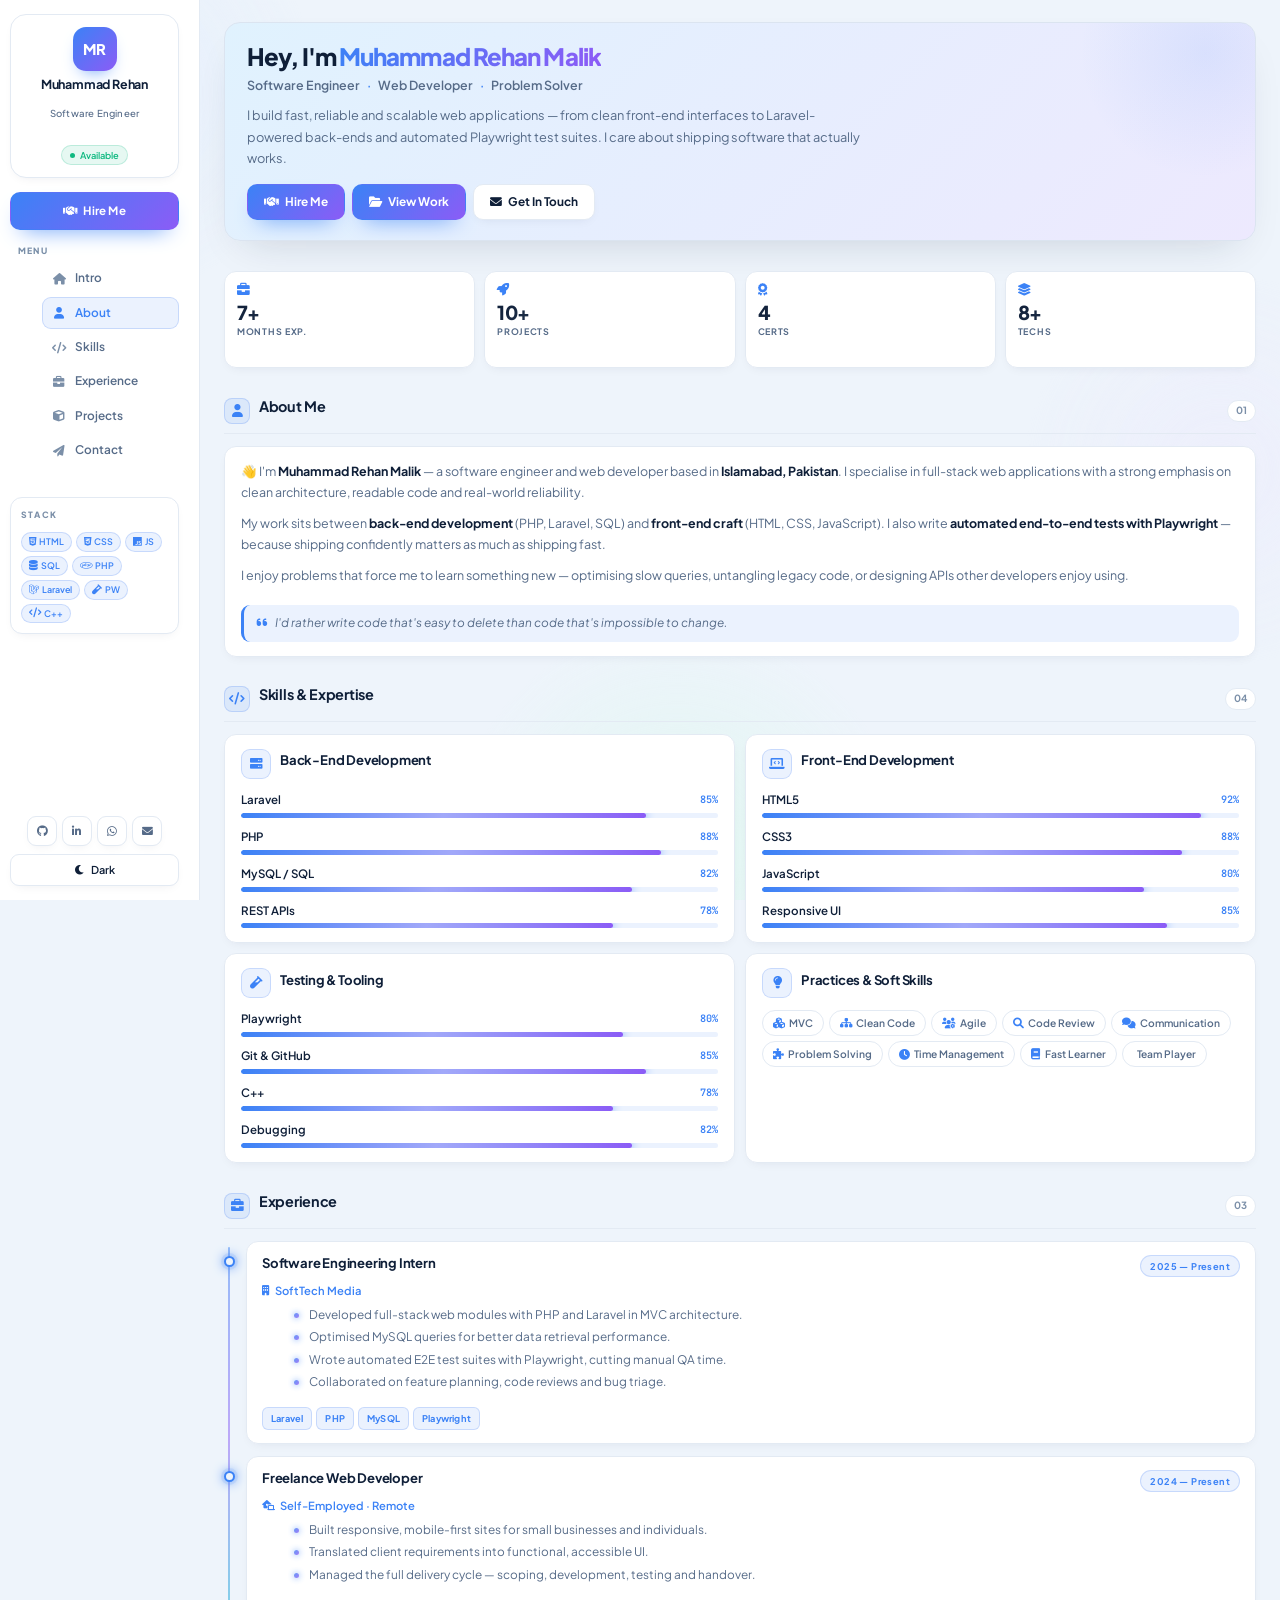
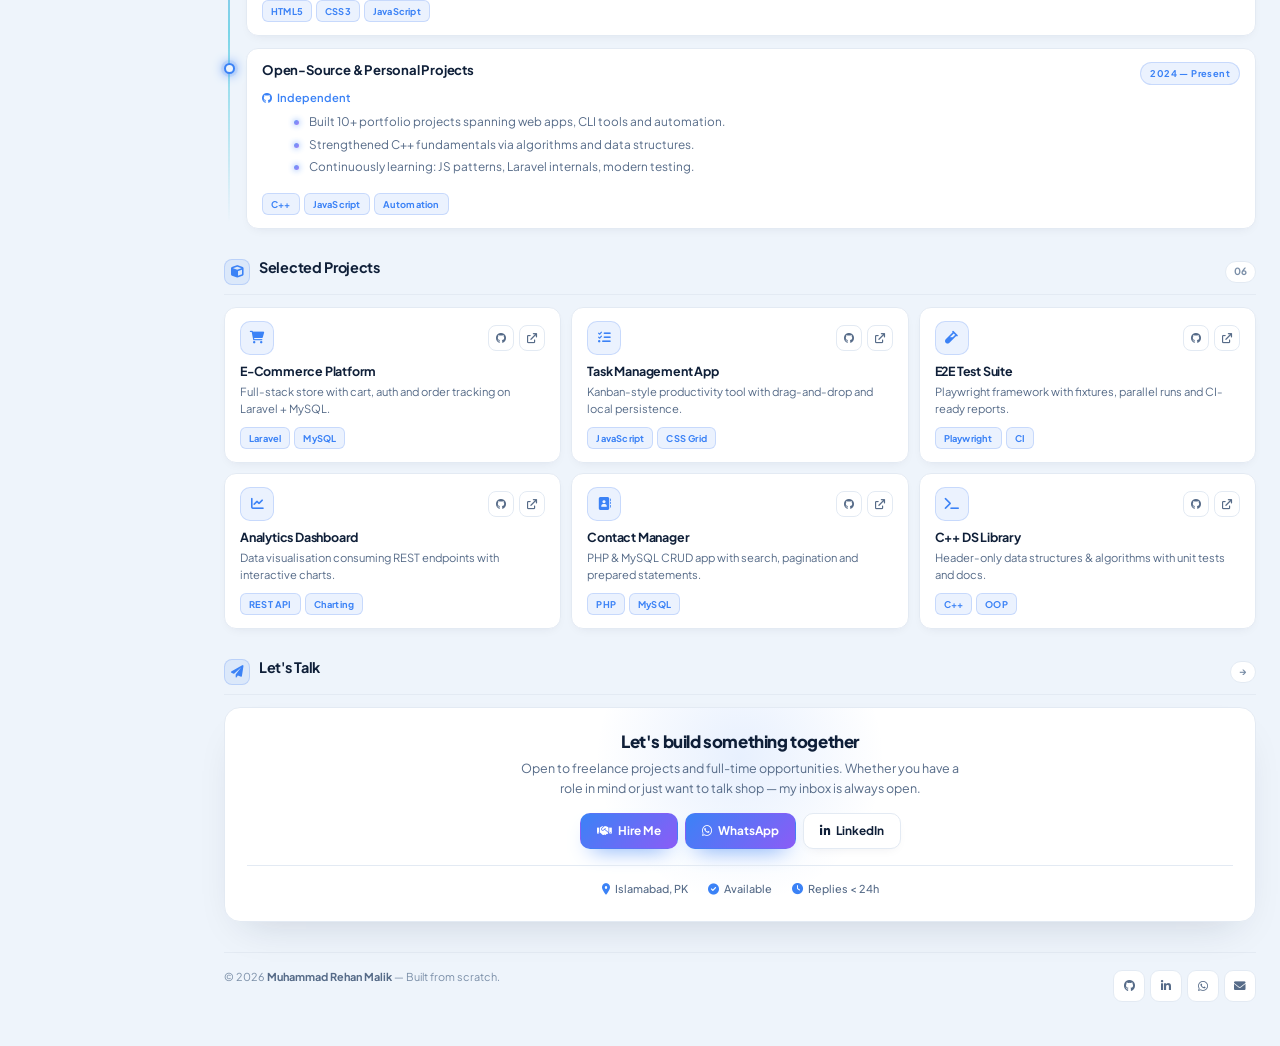
<file: index.html>
<!DOCTYPE html>
<html lang="en" data-theme="light">
<head>
<meta charset="UTF-8" />
<meta name="viewport" content="width=device-width, initial-scale=1.0, maximum-scale=5.0" />
<meta name="description" content="Muhammad Rehan Malik — Software Engineer & Web Developer." />
<meta name="author" content="Muhammad Rehan Malik" />
<title>Muhammad Rehan Malik · Software Engineer</title>

<!-- Favicon -->
<link rel="icon" type="image/svg+xml" href="data:image/svg+xml,%3Csvg xmlns='http://www.w3.org/2000/svg' viewBox='0 0 100 100'%3E%3Cdefs%3E%3ClinearGradient id='g' x1='0' y1='0' x2='1' y2='1'%3E%3Cstop offset='0' stop-color='%233b82f6'/%3E%3Cstop offset='1' stop-color='%238b5cf6'/%3E%3C/linearGradient%3E%3C/defs%3E%3Crect width='100' height='100' rx='22' fill='url(%23g)'/%3E%3Ctext x='50' y='66' font-family='Arial,sans-serif' font-size='46' font-weight='800' fill='white' text-anchor='middle'%3EMR%3C/text%3E%3C/svg%3E" />

<!-- Fonts -->
<link rel="preconnect" href="https://fonts.googleapis.com">
<link rel="preconnect" href="https://fonts.gstatic.com" crossorigin>
<link href="https://fonts.googleapis.com/css2?family=Plus+Jakarta+Sans:wght@400;500;600;700;800&family=JetBrains+Mono:wght@400;500;600&display=swap" rel="stylesheet">

<!-- Font Awesome -->
<link rel="stylesheet" href="https://cdnjs.cloudflare.com/ajax/libs/font-awesome/6.0.0-beta3/css/all.min.css" />

<!-- Bootstrap 5 CSS -->
<link href="https://cdn.jsdelivr.net/npm/bootstrap@5.3.3/dist/css/bootstrap.min.css" rel="stylesheet" integrity="sha384-QWTKZyjpPEjISv5WaRU9OFeRpok6YctnYmDr5pNlyT2bRjXh0JMhjY6hW+ALEwIH" crossorigin="anonymous">

<style>
/* ============================================================
   THEME TOKENS
============================================================ */
:root {
  --bg:            #eef4fb;
  --bg-grad-1:     #dbeafe;
  --bg-grad-2:     #ede9fe;
  --bg-grad-3:     #d1fae5;

  --glass:         #ffffff;
  --glass-nav:     #ffffff;
  --glass-border:  #e3eaf3;
  --glass-ring:    rgba(37, 99, 235, 0.18);
  --glass-inner:   transparent;

  --intro-bg:      linear-gradient(135deg, #e0f2fe 0%, #ede9fe 100%);
  --intro-border:  #dbe4f0;

  --surface-solid: #ffffff;
  --overlay-bg:    rgba(6, 10, 20, .6);

  --text:          #0f1f38;
  --text-muted:    #566b88;
  --text-soft:     #7b8fa8;

  --accent:        #3b82f6;
  --accent-2:      #8b5cf6;
  --accent-3:      #06b6d4;
  --accent-soft:   rgba(59, 130, 246, 0.10);
  --success:       #10b981;
  --warm:          #f59e0b;

  --shadow-sm:     0 4px 12px -6px rgba(15, 31, 56, .10);
  --shadow:        0 18px 40px -20px rgba(15, 31, 56, .18);
  --shadow-glow:   0 14px 34px -16px rgba(59, 130, 246, .30);

  --radius:        12px;
  --radius-lg:     16px;
  --transition:    .35s cubic-bezier(.22, 1, .36, 1);
}

[data-theme="dark"] {
  --bg:            #060a14;
  --bg-grad-1:     #0d1e3a;
  --bg-grad-2:     #1a1038;
  --bg-grad-3:     #052e2b;

  --glass:         #101a2e;
  --glass-nav:     #0b1120;
  --glass-border:  #1e2b45;
  --glass-ring:    rgba(91, 157, 255, 0.22);
  --glass-inner:   transparent;

  --intro-bg:      linear-gradient(135deg, #0f1e3c 0%, #191432 100%);
  --intro-border:  #1e2b45;

  --surface-solid: #0e1626;
  --overlay-bg:    rgba(0, 0, 0, .72);

  --text:          #eaf1fe;
  --text-muted:    #94a9c8;
  --text-soft:     #6f84a3;

  --accent:        #60a5fa;
  --accent-2:      #a78bfa;
  --accent-3:      #22d3ee;
  --accent-soft:   rgba(96, 165, 250, 0.12);
  --success:       #34d399;
  --warm:          #fbbf24;

  --shadow-sm:     0 4px 12px -6px rgba(0, 0, 0, .55);
  --shadow:        0 18px 40px -20px rgba(0, 0, 0, .75);
  --shadow-glow:   0 14px 34px -16px rgba(96, 165, 250, .30);
}

/* ============================================================
   RESET
============================================================ */
* { margin: 0; padding: 0; box-sizing: border-box; }

html { scroll-behavior: smooth; scroll-padding-top: 16px; }

body {
  font-family: 'Plus Jakarta Sans', system-ui, -apple-system, sans-serif;
  background: var(--bg);
  color: var(--text);
  font-size: 13px;
  line-height: 1.55;
  overflow-x: hidden;
  transition: background var(--transition), color var(--transition);
  -webkit-font-smoothing: antialiased;
  min-height: 100vh;
}

a { color: inherit; text-decoration: none; }
ul { list-style: none; }
button { font-family: inherit; }
pre { font-family: inherit; }

/* ============================================================
   AURORA BACKGROUND
============================================================ */
.aurora {
  position: fixed;
  inset: 0;
  z-index: 0;
  overflow: hidden;
  pointer-events: none;
}

.orb {
  position: absolute;
  border-radius: 50%;
  opacity: .45;
  will-change: transform;
}
.orb-1 {
  width: 420px; height: 420px;
  background: radial-gradient(circle, var(--bg-grad-1), transparent 70%);
  top: -120px; left: -100px;
  animation: floatA 22s ease-in-out infinite;
}
.orb-2 {
  width: 400px; height: 400px;
  background: radial-gradient(circle, var(--bg-grad-2), transparent 70%);
  top: 30%; right: -140px;
  animation: floatB 26s ease-in-out infinite;
}
.orb-3 {
  width: 460px; height: 460px;
  background: radial-gradient(circle, var(--bg-grad-3), transparent 70%);
  bottom: -180px; left: 35%;
  animation: floatC 30s ease-in-out infinite;
}
@keyframes floatA {
  0%, 100% { transform: translate(0, 0) scale(1); }
  50%      { transform: translate(50px, 40px) scale(1.08); }
}
@keyframes floatB {
  0%, 100% { transform: translate(0, 0) scale(1); }
  50%      { transform: translate(-60px, 50px) scale(1.1); }
}
@keyframes floatC {
  0%, 100% { transform: translate(0, 0) scale(1); }
  50%      { transform: translate(40px, -50px) scale(.94); }
}

/* ============================================================
   APP SHELL
============================================================ */
.app {
  display: grid;
  grid-template-columns: 200px 1fr;
  min-height: 100vh;
  position: relative;
  z-index: 1;
}

/* ============================================================
   SIDEBAR
============================================================ */
.sidebar {
  position: sticky;
  top: 0;
  height: 100vh;
  padding: 14px 10px;
  background: var(--glass-nav);
  border-right: 1px solid var(--glass-border);
  display: flex;
  flex-direction: column;
  gap: 14px;
  overflow-y: auto;
  overflow-x: hidden;
  transition: background var(--transition), border-color var(--transition);
  z-index: 100;

  scrollbar-width: thin;
  scrollbar-color: var(--accent) transparent;
  scrollbar-gutter: stable;
}

.sidebar::-webkit-scrollbar { width: 6px; height: 6px; }
.sidebar::-webkit-scrollbar-track { background: transparent; margin: 8px 0; }
.sidebar::-webkit-scrollbar-thumb {
  background: linear-gradient(180deg, var(--accent), var(--accent-2));
  border-radius: 10px;
  border: 1px solid transparent;
  background-clip: padding-box;
  box-shadow: inset 0 0 4px rgba(0, 0, 0, .15);
}
.sidebar::-webkit-scrollbar-thumb:hover {
  background: linear-gradient(180deg, var(--accent-2), var(--accent));
  background-clip: padding-box;
}
.sidebar::-webkit-scrollbar-corner { background: transparent; }

[data-theme="dark"] .sidebar::-webkit-scrollbar-thumb {
  background: linear-gradient(180deg, var(--accent), var(--accent-2));
  background-clip: padding-box;
  box-shadow: inset 0 0 4px rgba(0, 0, 0, .4);
}

.profile {
  display: flex;
  flex-direction: column;
  align-items: center;
  text-align: center;
  gap: 6px;
  padding: 12px 8px;
  background: var(--glass);
  border: 1px solid var(--glass-border);
  border-radius: var(--radius-lg);
  box-shadow: var(--shadow-sm);
  flex-shrink: 0;
}

.avatar {
  width: 44px; height: 44px;
  border-radius: 13px;
  display: grid;
  place-items: center;
  background: linear-gradient(135deg, var(--accent), var(--accent-2));
  color: #fff;
  font-weight: 800;
  font-size: .92rem;
  letter-spacing: -.4px;
  box-shadow: 0 8px 18px -10px var(--accent);
  position: relative;
  overflow: hidden;
  flex-shrink: 0;
}

.avatar::before {
  content: '';
  position: absolute;
  inset: 0;
  background: linear-gradient(120deg, transparent 30%, rgba(255,255,255,.5) 50%, transparent 70%);
  transform: translateX(-150%);
  animation: sweep 4s ease-in-out infinite;
}
@keyframes sweep {
  0%, 60% { transform: translateX(-150%); }
  100%    { transform: translateX(150%); }
}

.profile h2 { font-size: .78rem; font-weight: 700; letter-spacing: -.2px; line-height: 1.2; }
.profile p { font-size: .6rem; color: var(--text-muted); font-weight: 500; letter-spacing: .2px; }

.status {
  display: inline-flex;
  align-items: center;
  gap: 5px;
  font-size: .58rem;
  font-weight: 600;
  color: var(--success);
  background: rgba(16, 185, 129, .1);
  padding: 2px 8px;
  border-radius: 20px;
  border: 1px solid rgba(16, 185, 129, .2);
  margin-top: 2px;
}

.dot {
  width: 5px; height: 5px;
  border-radius: 50%;
  background: var(--success);
  animation: ping 2s infinite;
}
@keyframes ping {
  0%   { box-shadow: 0 0 0 0 rgba(16,185,129,.65); }
  70%  { box-shadow: 0 0 0 7px rgba(16,185,129,0); }
  100% { box-shadow: 0 0 0 0 rgba(16,185,129,0); }
}

.side-hire {
  display: flex;
  align-items: center;
  justify-content: center;
  gap: 6px;
  width: 100%;
  padding: 9px 10px;
  border-radius: 10px;
  background: linear-gradient(135deg, var(--accent), var(--accent-2));
  color: #fff;
  font-size: .72rem;
  font-weight: 700;
  letter-spacing: .2px;
  border: 1px solid transparent;
  cursor: pointer;
  box-shadow: 0 10px 22px -12px var(--accent);
  transition: box-shadow .3s ease;
  position: relative;
  overflow: hidden;
  flex-shrink: 0;
}

.side-hire i { font-size: .72rem; }

.side-hire::before {
  content: '';
  position: absolute;
  inset: 0;
  background: linear-gradient(120deg, transparent 30%, rgba(255,255,255,.45) 50%, transparent 70%);
  transform: translateX(-150%);
  transition: transform .7s ease;
}
.side-hire:hover::before { transform: translateX(150%); }
.side-hire:hover { box-shadow: 0 16px 30px -12px var(--accent); }

.side-label {
  font-size: .54rem;
  font-weight: 800;
  letter-spacing: 1.2px;
  text-transform: uppercase;
  color: var(--text-soft);
  padding: 0 8px;
  margin-bottom: 5px;
}

.nav-list { display: flex; flex-direction: column; gap: 2px; }

.nav-list a {
  display: flex;
  align-items: center;
  gap: 9px;
  padding: 7px 10px;
  border-radius: 9px;
  font-size: .74rem;
  font-weight: 600;
  color: var(--text-muted);
  transition: background .3s ease, color .3s ease;
  position: relative;
}

.nav-list a i {
  font-size: .72rem;
  width: 14px;
  text-align: center;
  color: var(--text-soft);
  transition: color .3s ease;
}

.nav-list a:hover { color: var(--accent); background: var(--accent-soft); }
.nav-list a:hover i { color: var(--accent); }

.nav-list a.active {
  color: var(--accent);
  background: var(--accent-soft);
  box-shadow: inset 0 0 0 1px var(--glass-ring);
}
.nav-list a.active i { color: var(--accent); }

.tech-box {
  background: var(--glass);
  border: 1px solid var(--glass-border);
  border-radius: var(--radius);
  padding: 10px;
  box-shadow: var(--shadow-sm);
  flex-shrink: 0;
}

.tech-box .side-label { padding: 0 0 6px; }
.tech-chips { display: flex; flex-wrap: wrap; gap: 4px; }

.tech-chip {
  display: inline-flex;
  align-items: center;
  gap: 3px;
  padding: 2px 7px;
  border-radius: 20px;
  background: var(--accent-soft);
  border: 1px solid var(--glass-ring);
  font-size: .56rem;
  font-weight: 600;
  color: var(--accent);
  transition: background .3s ease, color .3s ease, border-color .3s ease;
}

.tech-chip i { font-size: .62rem; }
.tech-chip:hover {
  background: linear-gradient(135deg, var(--accent), var(--accent-2));
  color: #fff;
  border-color: transparent;
}

.side-foot {
  margin-top: auto;
  display: flex;
  flex-direction: column;
  gap: 8px;
  flex-shrink: 0;
}

.socials { display: flex; gap: 5px; justify-content: center; }

.socials a {
  width: 30px; height: 30px;
  border-radius: 9px;
  display: grid;
  place-items: center;
  background: var(--glass);
  border: 1px solid var(--glass-border);
  color: var(--text-muted);
  font-size: .68rem;
  transition: background .3s ease, color .3s ease, border-color .3s ease;
  box-shadow: var(--shadow-sm);
}

.socials a:hover {
  color: #fff;
  background: linear-gradient(135deg, var(--accent), var(--accent-2));
  border-color: transparent;
}

.socials a[aria-label="WhatsApp"]:hover {
  background: linear-gradient(135deg, #25D366, #128C7E);
}

.theme-toggle {
  width: 100%;
  height: 32px;
  border-radius: 9px;
  border: 1px solid var(--glass-border);
  background: var(--glass);
  color: var(--text);
  cursor: pointer;
  display: flex;
  align-items: center;
  justify-content: center;
  gap: 6px;
  font-size: .68rem;
  font-weight: 600;
  transition: border-color .3s ease, color .3s ease;
  box-shadow: var(--shadow-sm);
}

.theme-toggle:hover { border-color: var(--accent); color: var(--accent); }

/* ============================================================
   MAIN
============================================================ */
.main {
  padding: 22px 24px 44px;
  max-width: 1080px;
  width: 100%;
  min-width: 0;
}

.topbar {
  display: none;
  align-items: center;
  justify-content: space-between;
  padding: 10px 14px;
  background: var(--glass-nav);
  border-bottom: 1px solid var(--glass-border);
  position: sticky;
  top: 0;
  z-index: 90;
}

.topbar-brand { display: flex; align-items: center; gap: 8px; font-weight: 700; font-size: .8rem; }

.topbar-brand .logo-mark {
  width: 30px; height: 30px;
  border-radius: 9px;
  display: grid;
  place-items: center;
  background: linear-gradient(135deg, var(--accent), var(--accent-2));
  color: #fff;
  font-size: .68rem;
  font-weight: 800;
  box-shadow: 0 6px 14px -6px var(--accent);
}

.topbar-actions { display: flex; gap: 5px; }

.icon-btn {
  width: 34px; height: 34px;
  border-radius: 9px;
  border: 1px solid var(--glass-border);
  background: var(--glass);
  color: var(--text);
  font-size: .8rem;
  cursor: pointer;
  display: grid;
  place-items: center;
  transition: border-color .3s ease, color .3s ease;
}

.icon-btn:hover { border-color: var(--accent); color: var(--accent); }

/* ============================================================
   SECTION
============================================================ */
.section { margin-bottom: 30px; }

.section-head {
  display: flex;
  align-items: center;
  gap: 9px;
  margin-bottom: 12px;
  padding-bottom: 9px;
  border-bottom: 1px solid var(--glass-border);
}

.section-head i {
  font-size: .78rem;
  color: var(--accent);
  background: var(--accent-soft);
  border: 1px solid var(--glass-ring);
  width: 26px; height: 26px;
  border-radius: 8px;
  display: grid;
  place-items: center;
  flex-shrink: 0;
}

.section-head h3 { font-size: .9rem; font-weight: 700; letter-spacing: -.3px; }

.section-head .count {
  margin-left: auto;
  font-size: .62rem;
  font-weight: 700;
  color: var(--text-soft);
  background: var(--glass);
  border: 1px solid var(--glass-border);
  padding: 2px 8px;
  border-radius: 20px;
}

/* ============================================================
   INTRO
============================================================ */
.intro {
  background: var(--intro-bg);
  border: 1px solid var(--intro-border);
  border-radius: var(--radius-lg);
  padding: 20px 22px;
  box-shadow: var(--shadow);
  position: relative;
  overflow: hidden;
  animation: fadeUp .8s cubic-bezier(.22,1,.36,1) both;
}

.intro::before {
  content: '';
  position: absolute;
  top: -100px; right: -80px;
  width: 260px; height: 260px;
  background: radial-gradient(circle, var(--accent) 0%, transparent 68%);
  opacity: .10;
  border-radius: 50%;
  pointer-events: none;
}

.intro h1 {
  font-size: 1.5rem;
  font-weight: 800;
  letter-spacing: -.9px;
  line-height: 1.15;
  margin-bottom: 5px;
  position: relative;
}

.grad {
  background: linear-gradient(120deg, var(--accent), var(--accent-2), var(--accent-3), var(--accent));
  background-size: 300% 100%;
  -webkit-background-clip: text;
  background-clip: text;
  -webkit-text-fill-color: transparent;
  animation: gradShift 7s linear infinite;
}
@keyframes gradShift {
  0%   { background-position: 0% 50%; }
  100% { background-position: 300% 50%; }
}

.intro .role {
  font-size: .78rem;
  font-weight: 600;
  color: var(--text-muted);
  margin-bottom: 10px;
  position: relative;
}

.intro .role .sep { color: var(--accent); margin: 0 5px; }

.intro .desc {
  font-size: .8rem;
  color: var(--text-muted);
  line-height: 1.7;
  max-width: 620px;
  margin-bottom: 14px;
  position: relative;
}

.intro-btns { display: flex; flex-wrap: wrap; gap: 7px; position: relative; }

.btn {
  display: inline-flex;
  align-items: center;
  gap: 6px;
  padding: 8px 16px;
  border-radius: 10px;
  font-size: .74rem;
  font-weight: 700;
  cursor: pointer;
  border: 1px solid transparent;
  transition: background .3s ease, color .3s ease, border-color .3s ease, box-shadow .3s ease;
  white-space: nowrap;
  position: relative;
  overflow: hidden;
}

.btn-hire {
  background: linear-gradient(135deg, var(--accent), var(--accent-2));
  color: #fff;
  box-shadow: 0 10px 22px -12px var(--accent);
}

.btn-hire::before {
  content: '';
  position: absolute;
  inset: 0;
  background: linear-gradient(120deg, transparent 30%, rgba(255,255,255,.45) 50%, transparent 70%);
  transform: translateX(-150%);
  transition: transform .7s ease;
}
.btn-hire:hover::before { transform: translateX(150%); }
.btn-hire:hover { box-shadow: 0 16px 30px -12px var(--accent); }

.btn-primary {
  background: linear-gradient(135deg, var(--accent), var(--accent-2));
  color: #fff;
  box-shadow: 0 10px 22px -12px var(--accent);
}

.btn-primary::before {
  content: '';
  position: absolute;
  inset: 0;
  background: linear-gradient(120deg, transparent 30%, rgba(255,255,255,.4) 50%, transparent 70%);
  transform: translateX(-150%);
  transition: transform .7s ease;
}
.btn-primary:hover::before { transform: translateX(150%); }
.btn-primary:hover { box-shadow: 0 16px 30px -12px var(--accent); }

.btn-ghost {
  background: var(--glass);
  border-color: var(--glass-border);
  color: var(--text);
  box-shadow: var(--shadow-sm);
}

.btn-ghost:hover {
  border-color: var(--accent);
  color: var(--accent);
  box-shadow: var(--shadow-glow);
}

/* ============================================================
   STATS
============================================================ */
.stats { display: grid; grid-template-columns: repeat(4, 1fr); gap: 9px; }

.stat {
  background: var(--glass);
  border: 1px solid var(--glass-border);
  border-radius: var(--radius);
  padding: 12px 12px;
  box-shadow: var(--shadow-sm);
  transition: border-color .35s ease, box-shadow .35s ease;
  position: relative;
  overflow: hidden;
}

.stat::after {
  content: '';
  position: absolute;
  top: 0; left: 0;
  width: 100%; height: 2px;
  background: linear-gradient(90deg, var(--accent), var(--accent-2), var(--accent-3));
  transform: scaleX(0);
  transform-origin: left;
  transition: transform .5s cubic-bezier(.22,1,.36,1);
}

.stat:hover { border-color: var(--glass-ring); box-shadow: var(--shadow); }
.stat:hover::after { transform: scaleX(1); }

.stat i { font-size: .78rem; color: var(--accent); margin-bottom: 7px; display: block; }

.stat h3 {
  font-size: 1.2rem;
  font-weight: 800;
  letter-spacing: -.6px;
  line-height: 1;
  margin-bottom: 2px;
  background: linear-gradient(135deg, var(--text), var(--text-muted));
  -webkit-background-clip: text;
  background-clip: text;
  -webkit-text-fill-color: transparent;
}

.stat p {
  font-size: .56rem;
  font-weight: 700;
  color: var(--text-muted);
  text-transform: uppercase;
  letter-spacing: .7px;
}

/* ============================================================
   CARDS
============================================================ */
.card {
  background: var(--glass);
  border: 1px solid var(--glass-border);
  border-radius: var(--radius);
  padding: 14px 16px;
  box-shadow: var(--shadow-sm);
  transition: border-color .4s ease, box-shadow .4s ease;
}

.card:hover { border-color: var(--glass-ring); box-shadow: var(--shadow); }

.about-text p {
  font-size: .78rem;
  color: var(--text-muted);
  line-height: 1.72;
  margin-bottom: 9px;
}
.about-text p:last-child { margin-bottom: 0; }
.about-text strong { color: var(--text); font-weight: 700; }

.quote {
  margin-top: 10px;
  padding: 9px 13px;
  background: var(--accent-soft);
  border-left: 3px solid var(--accent);
  border-radius: 9px;
  font-size: .74rem;
  color: var(--text-muted);
  font-style: italic;
  transition: border-left-color .35s ease;
}
.quote:hover { border-left-color: var(--accent-2); }
.quote i { color: var(--accent); margin-right: 5px; font-style: normal; }

/* ============================================================
   SKILLS
============================================================ */
.skills-grid { display: grid; grid-template-columns: repeat(2, 1fr); gap: 10px; }

.skill-card {
  background: var(--glass);
  border: 1px solid var(--glass-border);
  border-radius: var(--radius);
  padding: 14px 16px;
  box-shadow: var(--shadow-sm);
  transition: border-color .45s ease, box-shadow .45s ease;
  position: relative;
  overflow: hidden;
}

.skill-card::before {
  content: '';
  position: absolute;
  top: 0; left: 0;
  width: 100%; height: 2px;
  background: linear-gradient(90deg, var(--accent), var(--accent-2));
  transform: scaleX(0);
  transform-origin: left;
  transition: transform .5s cubic-bezier(.22,1,.36,1);
}

.skill-card:hover { border-color: var(--glass-ring); box-shadow: var(--shadow); }
.skill-card:hover::before { transform: scaleX(1); }

.skill-card-head { display: flex; align-items: center; gap: 9px; margin-bottom: 12px; }

.skill-card-head i {
  width: 30px; height: 30px;
  border-radius: 9px;
  display: grid;
  place-items: center;
  background: var(--accent-soft);
  color: var(--accent);
  font-size: .78rem;
  border: 1px solid var(--glass-ring);
  transition: background .4s ease, color .4s ease, border-color .4s ease;
  flex-shrink: 0;
}

.skill-card:hover .skill-card-head i {
  background: linear-gradient(135deg, var(--accent), var(--accent-2));
  color: #fff;
  border-color: transparent;
}

.skill-card-head h4 { font-size: .82rem; font-weight: 700; letter-spacing: -.2px; }

.skill-list { display: flex; flex-direction: column; gap: 10px; }
.skill-item { display: flex; flex-direction: column; gap: 4px; }

.skill-meta {
  display: flex;
  align-items: center;
  justify-content: space-between;
  font-size: .72rem;
  font-weight: 600;
  color: var(--text-muted);
}

.skill-meta span:first-child { color: var(--text); }

.skill-meta .pct {
  font-family: 'JetBrains Mono', monospace;
  font-size: .64rem;
  color: var(--accent);
  font-weight: 600;
}

.skill-bar {
  width: 100%;
  height: 5px;
  border-radius: 20px;
  background: var(--accent-soft);
  overflow: hidden;
  position: relative;
}

.skill-fill {
  height: 100%;
  width: 0%;
  border-radius: 20px;
  background: linear-gradient(90deg, var(--accent), var(--accent-2));
  box-shadow: 0 0 10px var(--accent);
  transition: width 1.3s cubic-bezier(.22,1,.36,1);
  position: relative;
}

.skill-fill::after {
  content: '';
  position: absolute;
  inset: 0;
  background: linear-gradient(90deg, transparent, rgba(255,255,255,.4), transparent);
  animation: shimmerBar 2.5s ease-in-out infinite;
}

@keyframes shimmerBar {
  0%   { transform: translateX(-100%); }
  100% { transform: translateX(200%); }
}

.skill-tags { display: flex; flex-wrap: wrap; gap: 5px; margin-top: 4px; }

.skill-tag {
  display: inline-flex;
  align-items: center;
  gap: 4px;
  padding: 4px 10px;
  border-radius: 20px;
  background: var(--glass);
  border: 1px solid var(--glass-border);
  font-size: .64rem;
  font-weight: 600;
  color: var(--text-muted);
  transition: color .3s ease, border-color .3s ease, background .3s ease;
}

.skill-tag i { font-size: .68rem; color: var(--accent); }

.skill-tag:hover {
  color: var(--accent);
  border-color: var(--glass-ring);
  background: var(--accent-soft);
}

/* ============================================================
   EXPERIENCE
============================================================ */
.timeline { position: relative; padding-left: 22px; }

.timeline::before {
  content: '';
  position: absolute;
  left: 4px; top: 6px; bottom: 6px;
  width: 2px;
  background: linear-gradient(180deg, var(--accent), var(--accent-2), var(--accent-3), transparent);
  border-radius: 2px;
  opacity: .5;
}

.exp { position: relative; padding-bottom: 12px; }
.exp:last-child { padding-bottom: 0; }

.exp::before {
  content: '';
  position: absolute;
  left: -22px;
  top: 15px;
  width: 11px; height: 11px;
  border-radius: 50%;
  background: var(--bg);
  border: 2.5px solid var(--accent);
  box-shadow: 0 0 0 3px var(--accent-soft), 0 0 12px var(--accent);
  transition: background .4s ease, box-shadow .4s ease;
  z-index: 3;
}

.exp:hover::before {
  background: var(--accent);
  box-shadow: 0 0 0 4px var(--accent-soft), 0 0 20px var(--accent);
}

.exp-card {
  background: var(--glass);
  border: 1px solid var(--glass-border);
  border-radius: var(--radius);
  padding: 13px 15px;
  box-shadow: var(--shadow-sm);
  transition: border-color .45s ease, box-shadow .45s ease;
  position: relative;
  overflow: hidden;
}

.exp-card::before {
  content: '';
  position: absolute;
  top: 0; left: 0;
  width: 3px; height: 100%;
  background: linear-gradient(180deg, var(--accent), var(--accent-2));
  transform: scaleY(0);
  transform-origin: top;
  transition: transform .5s cubic-bezier(.22,1,.36,1);
}

.exp-card:hover { border-color: var(--glass-ring); box-shadow: var(--shadow); }
.exp-card:hover::before { transform: scaleY(1); }

.exp-top {
  display: flex;
  flex-wrap: wrap;
  align-items: flex-start;
  justify-content: space-between;
  gap: 8px;
  margin-bottom: 3px;
}

.exp-card h4 { font-size: .82rem; font-weight: 700; letter-spacing: -.2px; }

.exp-date {
  font-size: .58rem;
  font-weight: 700;
  letter-spacing: .4px;
  padding: 3px 9px;
  border-radius: 20px;
  background: var(--accent-soft);
  color: var(--accent);
  white-space: nowrap;
  border: 1px solid var(--glass-ring);
}

.exp-card .company {
  font-size: .7rem;
  font-weight: 600;
  color: var(--accent);
  margin-bottom: 7px;
  display: flex;
  align-items: center;
  gap: 5px;
}
.exp-card .company i { font-size: .64rem; }

.exp-card ul { display: flex; flex-direction: column; gap: 4px; }

.exp-card li {
  font-size: .74rem;
  color: var(--text-muted);
  padding-left: 15px;
  position: relative;
  line-height: 1.55;
}

.exp-card li::before {
  content: '';
  position: absolute;
  left: 0; top: 7px;
  width: 5px; height: 5px;
  border-radius: 50%;
  background: linear-gradient(135deg, var(--accent), var(--accent-2));
  box-shadow: 0 0 6px var(--accent);
  opacity: .8;
}

.tags { display: flex; flex-wrap: wrap; gap: 4px; margin-top: 9px; }

.tag {
  font-size: .58rem;
  font-weight: 700;
  padding: 3px 8px;
  border-radius: 6px;
  background: var(--accent-soft);
  border: 1px solid var(--glass-ring);
  color: var(--accent);
  letter-spacing: .2px;
}

/* ============================================================
   PROJECTS
============================================================ */
.projects-grid { display: grid; grid-template-columns: repeat(3, 1fr); gap: 10px; }

.project {
  background: var(--glass);
  border: 1px solid var(--glass-border);
  border-radius: var(--radius);
  padding: 13px 15px;
  box-shadow: var(--shadow-sm);
  display: flex;
  flex-direction: column;
  position: relative;
  overflow: hidden;
  transition: border-color .45s ease, box-shadow .45s ease;
}

.project::before {
  content: '';
  position: absolute;
  top: -50%; left: -50%;
  width: 200%; height: 200%;
  background: radial-gradient(circle at center, var(--accent-soft) 0%, transparent 45%);
  opacity: 0;
  transition: opacity .5s ease;
  pointer-events: none;
}
.project:hover::before { opacity: 1; }
.project:hover { border-color: var(--glass-ring); box-shadow: var(--shadow); }

.project-top {
  display: flex;
  align-items: center;
  justify-content: space-between;
  margin-bottom: 9px;
  position: relative;
  z-index: 1;
}

.project-icon {
  width: 34px; height: 34px;
  border-radius: 10px;
  display: grid;
  place-items: center;
  background: var(--accent-soft);
  color: var(--accent);
  font-size: .8rem;
  transition: background .5s ease, color .5s ease, border-color .5s ease;
  border: 1px solid var(--glass-ring);
}

.project:hover .project-icon {
  background: linear-gradient(135deg, var(--accent), var(--accent-2));
  color: #fff;
  border-color: transparent;
}

.project-links { display: flex; gap: 5px; }

.project-links a {
  width: 26px; height: 26px;
  border-radius: 8px;
  display: grid;
  place-items: center;
  border: 1px solid var(--glass-border);
  background: var(--glass);
  color: var(--text-muted);
  font-size: .64rem;
  transition: background .35s ease, color .35s ease, border-color .35s ease;
}

.project-links a:hover {
  color: #fff;
  background: linear-gradient(135deg, var(--accent), var(--accent-2));
  border-color: transparent;
}

.project h4 {
  font-size: .78rem;
  font-weight: 700;
  margin-bottom: 4px;
  letter-spacing: -.2px;
  position: relative;
  z-index: 1;
}

.project p {
  font-size: .7rem;
  color: var(--text-muted);
  line-height: 1.55;
  margin-bottom: 9px;
  flex-grow: 1;
  position: relative;
  z-index: 1;
}

.project .tags { position: relative; z-index: 1; margin-top: 0; }

/* ============================================================
   CONTACT
============================================================ */
.contact-box {
  background: var(--glass);
  border: 1px solid var(--glass-border);
  border-radius: var(--radius-lg);
  padding: 24px 22px;
  text-align: center;
  box-shadow: var(--shadow);
  position: relative;
  overflow: hidden;
}

.contact-box::before {
  content: '';
  position: absolute;
  top: -100px; left: 50%;
  transform: translateX(-50%);
  width: 300px; height: 300px;
  background: radial-gradient(circle, var(--accent) 0%, transparent 68%);
  opacity: .12;
  border-radius: 50%;
  pointer-events: none;
  animation: pulseSlow 6s ease-in-out infinite;
}

@keyframes pulseSlow {
  0%, 100% { transform: translateX(-50%) scale(1); opacity: .12; }
  50%      { transform: translateX(-50%) scale(1.15); opacity: .20; }
}

.contact-box h3 {
  font-size: 1.05rem;
  font-weight: 800;
  letter-spacing: -.4px;
  margin-bottom: 7px;
  position: relative;
}

.contact-box p {
  font-size: .78rem;
  color: var(--text-muted);
  max-width: 440px;
  margin: 0 auto 15px;
  position: relative;
}

.contact-btns {
  display: flex;
  flex-wrap: wrap;
  gap: 7px;
  justify-content: center;
  position: relative;
}

.contact-meta {
  display: flex;
  flex-wrap: wrap;
  justify-content: center;
  gap: 9px 20px;
  margin-top: 16px;
  padding-top: 15px;
  border-top: 1px solid var(--glass-border);
  position: relative;
}

.contact-meta div {
  display: flex;
  align-items: center;
  gap: 5px;
  font-size: .68rem;
  color: var(--text-muted);
  font-weight: 500;
}
.contact-meta i { color: var(--accent); font-size: .7rem; }

/* ============================================================
   FOOTER
============================================================ */
footer {
  margin-top: 18px;
  padding-top: 16px;
  border-top: 1px solid var(--glass-border);
  display: flex;
  flex-wrap: wrap;
  align-items: center;
  justify-content: space-between;
  gap: 8px;
}

footer p { font-size: .68rem; color: var(--text-soft); }
footer strong { color: var(--text-muted); }

.footer-socials { display: flex; gap: 5px; }

.footer-socials a {
  width: 32px; height: 32px;
  border-radius: 9px;
  display: grid;
  place-items: center;
  border: 1px solid var(--glass-border);
  background: var(--glass);
  color: var(--text-muted);
  font-size: .72rem;
  transition: background .3s ease, color .3s ease, border-color .3s ease;
}

.footer-socials a:hover {
  color: #fff;
  background: linear-gradient(135deg, var(--accent), var(--accent-2));
  border-color: transparent;
}

.footer-socials a[aria-label="WhatsApp"]:hover {
  background: linear-gradient(135deg, #25D366, #128C7E);
}

/* ============================================================
   REVEAL
============================================================ */
.reveal {
  opacity: 0;
  transform: translateY(18px);
  transition: opacity .8s cubic-bezier(.22,1,.36,1), transform .8s cubic-bezier(.22,1,.36,1);
  will-change: opacity, transform;
}
.reveal.in { opacity: 1; transform: translateY(0); }

@keyframes fadeUp {
  from { opacity: 0; transform: translateY(18px); }
  to   { opacity: 1; transform: translateY(0); }
}

/* ============================================================
   RESPONSIVE — TABLET
============================================================ */
@media (max-width: 1024px) {
  .app { grid-template-columns: 190px 1fr; }
  .skills-grid { grid-template-columns: 1fr; }
  .projects-grid { grid-template-columns: repeat(2, 1fr); }
}

/* ============================================================
   RESPONSIVE — MOBILE
============================================================ */
@media (max-width: 820px) {
  .app { grid-template-columns: 1fr; }

  .sidebar {
    position: fixed;
    top: 0;
    left: 0;
    width: 280px;
    max-width: 85vw;
    height: 100vh;
    height: 100dvh;
    max-height: 100vh;
    max-height: 100dvh;
    transform: translateX(-100%);
    transition: transform .35s cubic-bezier(.22,1,.36,1);
    background: var(--surface-solid);
    border-right: 1px solid var(--glass-border);
    box-shadow: 6px 0 30px -8px rgba(0, 0, 0, .25);
    z-index: 200;
    padding: 18px 14px 24px;
    gap: 16px;
    overflow-y: auto;
    overflow-x: hidden;
    -webkit-overflow-scrolling: touch;
    overscroll-behavior: contain;
    display: flex;
    flex-direction: column;
  }

  .sidebar::-webkit-scrollbar { width: 5px; }
  .sidebar::-webkit-scrollbar-track { background: transparent; }
  .sidebar::-webkit-scrollbar-thumb {
    background: linear-gradient(180deg, var(--accent), var(--accent-2));
    border-radius: 10px;
  }

  .sidebar > * { flex-shrink: 0; }
  .sidebar .side-foot { margin-top: 4px; }

  .sidebar.open { transform: translateX(0); }

  .nav-list a { padding: 12px 14px; font-size: .88rem; border-radius: 11px; }
  .nav-list a i { font-size: .88rem; width: 20px; }

  .side-hire { padding: 13px 14px; font-size: .85rem; border-radius: 11px; }
  .theme-toggle { height: 44px; font-size: .8rem; border-radius: 11px; }
  .socials a { width: 42px; height: 42px; font-size: .9rem; border-radius: 11px; }
  .tech-chip { font-size: .7rem; padding: 5px 11px; }
  .profile { padding: 18px 12px; }
  .avatar { width: 56px; height: 56px; font-size: 1.1rem; border-radius: 16px; }
  .profile h2 { font-size: .95rem; }
  .profile p { font-size: .72rem; }
  .tech-box { padding: 12px; }
  .side-label { font-size: .62rem; padding: 0 4px; }

  .topbar { display: flex; }

  .main { padding: 14px 14px 32px; }
  .stats { grid-template-columns: repeat(2, 1fr); }
  .projects-grid { grid-template-columns: repeat(2, 1fr); }
}

/* ============================================================
   RESPONSIVE — SMALL PHONES
============================================================ */
@media (max-width: 560px) {
  .projects-grid { grid-template-columns: 1fr; }
  .skills-grid { grid-template-columns: 1fr; }
  .intro { padding: 16px 16px; }
  .intro h1 { font-size: 1.25rem; letter-spacing: -.7px; }
  .intro .desc { font-size: .76rem; }
  .contact-box { padding: 20px 16px; }
  .contact-meta { gap: 8px 14px; }
  .contact-meta div { font-size: .64rem; }
  .main { padding: 12px 12px 28px; }
  .section { margin-bottom: 24px; }
}

@media (max-width: 400px) {
  .intro h1 { font-size: 1.1rem; }
  .stat h3 { font-size: 1.05rem; }
  .section-head h3 { font-size: .82rem; }
  .sidebar { width: 260px; }
}

/* ============================================================
   OVERLAY
============================================================ */
.overlay {
  position: fixed;
  inset: 0;
  background: var(--overlay-bg);
  opacity: 0;
  pointer-events: none;
  transition: opacity .3s ease;
  z-index: 150;
}
.overlay.show { opacity: 1; pointer-events: auto; }

/* ============================================================
   REDUCED MOTION
============================================================ */
@media (prefers-reduced-motion: reduce) {
  *, *::before, *::after {
    animation-duration: .01ms !important;
    animation-iteration-count: 1 !important;
    transition-duration: .01ms !important;
  }
  html { scroll-behavior: auto; }
  .reveal { opacity: 1; transform: none; }
  .orb { animation: none; }
  .skill-fill { transition: none; }
}
</style>
</head>

<body>

<div class="aurora" aria-hidden="true">
  <div class="orb orb-1"></div>
  <div class="orb orb-2"></div>
  <div class="orb orb-3"></div>
</div>

<div class="app">

  <!-- Overlay inside .app so sidebar sits above it -->
  <div class="overlay" id="overlay"></div>

  <aside class="sidebar" id="sidebar">

    <div class="profile">
      <div class="avatar">MR</div>
      <h2>Muhammad Rehan</h2>
      <p>Software Engineer</p>
      <span class="status"><span class="dot"></span> Available</span>
    </div>

    <a href="mailto:muhammadrehan5048@gmail.com?subject=Job%20Opportunity%20for%20Muhammad%20Rehan%20Malik&body=Hi%20Rehan%2C%0A%0AI%20came%20across%20your%20portfolio%20and%20I%27m%20interested%20in%20discussing%20an%20opportunity%20with%20you.%0A%0AThanks!" class="side-hire">
      <i class="fas fa-handshake"></i> Hire Me
    </a>

    <div>
      <div class="side-label">Menu</div>
      <nav>
        <ul class="nav-list" id="navList">
          <li><a href="#intro"      class="nav-item active"><i class="fas fa-house"></i> Intro</a></li>
          <li><a href="#about"      class="nav-item"><i class="fas fa-user"></i> About</a></li>
          <li><a href="#skills"     class="nav-item"><i class="fas fa-code"></i> Skills</a></li>
          <li><a href="#experience" class="nav-item"><i class="fas fa-briefcase"></i> Experience</a></li>
          <li><a href="#projects"   class="nav-item"><i class="fas fa-cube"></i> Projects</a></li>
          <li><a href="#contact"    class="nav-item"><i class="fas fa-paper-plane"></i> Contact</a></li>
        </ul>
      </nav>
    </div>

    <div class="tech-box">
      <div class="side-label">Stack</div>
      <div class="tech-chips">
        <span class="tech-chip"><i class="fab fa-html5"></i> HTML</span>
        <span class="tech-chip"><i class="fab fa-css3-alt"></i> CSS</span>
        <span class="tech-chip"><i class="fab fa-js"></i> JS</span>
        <span class="tech-chip"><i class="fas fa-database"></i> SQL</span>
        <span class="tech-chip"><i class="fab fa-php"></i> PHP</span>
        <span class="tech-chip"><i class="fab fa-laravel"></i> Laravel</span>
        <span class="tech-chip"><i class="fas fa-vial"></i> PW</span>
        <span class="tech-chip"><i class="fas fa-code"></i> C++</span>
      </div>
    </div>

    <div class="side-foot">
      <div class="socials">
        <a href="#" aria-label="GitHub"><i class="fab fa-github"></i></a>
        <a href="https://www.linkedin.com/in/muhammad-rehan5048/" target="_blank" rel="noopener" aria-label="LinkedIn"><i class="fab fa-linkedin-in"></i></a>
        <a href="https://wa.me/923259351531?text=Hi%20Rehan%2C%20I%20came%20across%20your%20portfolio" target="_blank" rel="noopener" aria-label="WhatsApp"><i class="fab fa-whatsapp"></i></a>
        <a href="mailto:muhammadrehan5048@gmail.com" aria-label="Email"><i class="fas fa-envelope"></i></a>
      </div>
      <button class="theme-toggle" id="themeToggle" aria-label="Toggle theme">
        <i class="fas fa-moon"></i> <span id="themeLabel">Dark</span>
      </button>
    </div>

  </aside>

  <div class="main-wrap">

    <div class="topbar">
      <div class="topbar-brand">
        <span class="logo-mark">MR</span>
        <span>Rehan Malik</span>
      </div>
      <div class="topbar-actions">
        <button class="icon-btn" id="mobileTheme" aria-label="Toggle theme">
          <i class="fas fa-moon"></i>
        </button>
        <button class="icon-btn" id="burger" aria-label="Menu">
          <i class="fas fa-bars"></i>
        </button>
      </div>
    </div>

    <main class="main">

      <section class="section reveal" id="intro">
        <div class="intro">
          <h1>Hey, I'm <span class="grad">Muhammad Rehan Malik</span></h1>
          <p class="role">
            Software Engineer <span class="sep">·</span> Web Developer <span class="sep">·</span> Problem Solver
          </p>
          <p class="desc">
            I build fast, reliable and scalable web applications — from clean front-end
            interfaces to Laravel-powered back-ends and automated Playwright test suites.
            I care about shipping software that actually works.
          </p>
          <div class="intro-btns">
            <a href="mailto:muhammadrehan5048@gmail.com?subject=Job%20Opportunity%20for%20Muhammad%20Rehan%20Malik&body=Hi%20Rehan%2C%0A%0AI%20came%20across%20your%20portfolio%20and%20I%27m%20interested%20in%20discussing%20an%20opportunity%20with%20you.%0A%0AThanks!" class="btn btn-hire">
              <i class="fas fa-handshake"></i> Hire Me
            </a>
            <a href="#projects" class="btn btn-primary">
              <i class="fas fa-folder-open"></i> View Work
            </a>
            <a href="#contact" class="btn btn-ghost">
              <i class="fas fa-envelope"></i> Get In Touch
            </a>
          </div>
        </div>
      </section>

      <section class="section reveal">
        <div class="stats">
          <div class="stat">
            <i class="fas fa-briefcase"></i>
            <h3 data-count="7" data-suffix="+">0</h3>
            <p>Months Exp.</p>
          </div>
          <div class="stat">
            <i class="fas fa-rocket"></i>
            <h3 data-count="10" data-suffix="+">0</h3>
            <p>Projects</p>
          </div>
          <div class="stat">
            <i class="fas fa-award"></i>
            <h3 data-count="4" data-suffix="">0</h3>
            <p>Certs</p>
          </div>
          <div class="stat">
            <i class="fas fa-layer-group"></i>
            <h3 data-count="8" data-suffix="+">0</h3>
            <p>Techs</p>
          </div>
        </div>
      </section>

      <section class="section reveal" id="about">
        <div class="section-head">
          <i class="fas fa-user"></i>
          <h3>About Me</h3>
          <span class="count">01</span>
        </div>

        <div class="card about-text">
          <p>
            👋 I'm <strong>Muhammad Rehan Malik</strong> — a software engineer and web
            developer based in <strong>Islamabad, Pakistan</strong>. I specialise in
            full-stack web applications with a strong emphasis on clean architecture,
            readable code and real-world reliability.
          </p>
          <p>
            My work sits between <strong>back-end development</strong> (PHP, Laravel, SQL)
            and <strong>front-end craft</strong> (HTML, CSS, JavaScript). I also write
            <strong>automated end-to-end tests with Playwright</strong> — because shipping
            confidently matters as much as shipping fast.
          </p>
          <p>
            I enjoy problems that force me to learn something new — optimising slow queries,
            untangling legacy code, or designing APIs other developers enjoy using.
          </p>
          <div class="quote">
            <i class="fas fa-quote-left"></i>
            I'd rather write code that's easy to delete than code that's impossible to change.
          </div>
        </div>
      </section>

      <section class="section reveal" id="skills">
        <div class="section-head">
          <i class="fas fa-code"></i>
          <h3>Skills &amp; Expertise</h3>
          <span class="count">04</span>
        </div>

        <div class="skills-grid">

          <div class="skill-card">
            <div class="skill-card-head">
              <i class="fas fa-server"></i>
              <h4>Back-End Development</h4>
            </div>
            <div class="skill-list">
              <div class="skill-item">
                <div class="skill-meta"><span>Laravel</span><span class="pct">85%</span></div>
                <div class="skill-bar"><div class="skill-fill" data-width="85"></div></div>
              </div>
              <div class="skill-item">
                <div class="skill-meta"><span>PHP</span><span class="pct">88%</span></div>
                <div class="skill-bar"><div class="skill-fill" data-width="88"></div></div>
              </div>
              <div class="skill-item">
                <div class="skill-meta"><span>MySQL / SQL</span><span class="pct">82%</span></div>
                <div class="skill-bar"><div class="skill-fill" data-width="82"></div></div>
              </div>
              <div class="skill-item">
                <div class="skill-meta"><span>REST APIs</span><span class="pct">78%</span></div>
                <div class="skill-bar"><div class="skill-fill" data-width="78"></div></div>
              </div>
            </div>
          </div>

          <div class="skill-card">
            <div class="skill-card-head">
              <i class="fas fa-laptop-code"></i>
              <h4>Front-End Development</h4>
            </div>
            <div class="skill-list">
              <div class="skill-item">
                <div class="skill-meta"><span>HTML5</span><span class="pct">92%</span></div>
                <div class="skill-bar"><div class="skill-fill" data-width="92"></div></div>
              </div>
              <div class="skill-item">
                <div class="skill-meta"><span>CSS3</span><span class="pct">88%</span></div>
                <div class="skill-bar"><div class="skill-fill" data-width="88"></div></div>
              </div>
              <div class="skill-item">
                <div class="skill-meta"><span>JavaScript</span><span class="pct">80%</span></div>
                <div class="skill-bar"><div class="skill-fill" data-width="80"></div></div>
              </div>
              <div class="skill-item">
                <div class="skill-meta"><span>Responsive UI</span><span class="pct">85%</span></div>
                <div class="skill-bar"><div class="skill-fill" data-width="85"></div></div>
              </div>
            </div>
          </div>

          <div class="skill-card">
            <div class="skill-card-head">
              <i class="fas fa-vial"></i>
              <h4>Testing &amp; Tooling</h4>
            </div>
            <div class="skill-list">
              <div class="skill-item">
                <div class="skill-meta"><span>Playwright</span><span class="pct">80%</span></div>
                <div class="skill-bar"><div class="skill-fill" data-width="80"></div></div>
              </div>
              <div class="skill-item">
                <div class="skill-meta"><span>Git &amp; GitHub</span><span class="pct">85%</span></div>
                <div class="skill-bar"><div class="skill-fill" data-width="85"></div></div>
              </div>
              <div class="skill-item">
                <div class="skill-meta"><span>C++</span><span class="pct">78%</span></div>
                <div class="skill-bar"><div class="skill-fill" data-width="78"></div></div>
              </div>
              <div class="skill-item">
                <div class="skill-meta"><span>Debugging</span><span class="pct">82%</span></div>
                <div class="skill-bar"><div class="skill-fill" data-width="82"></div></div>
              </div>
            </div>
          </div>

          <div class="skill-card">
            <div class="skill-card-head">
              <i class="fas fa-lightbulb"></i>
              <h4>Practices &amp; Soft Skills</h4>
            </div>
            <div class="skill-tags">
              <span class="skill-tag"><i class="fas fa-cubes"></i> MVC</span>
              <span class="skill-tag"><i class="fas fa-sitemap"></i> Clean Code</span>
              <span class="skill-tag"><i class="fas fa-users-gear"></i> Agile</span>
              <span class="skill-tag"><i class="fas fa-magnifying-glass"></i> Code Review</span>
              <span class="skill-tag"><i class="fas fa-comments"></i> Communication</span>
              <span class="skill-tag"><i class="fas fa-puzzle-piece"></i> Problem Solving</span>
              <span class="skill-tag"><i class="fas fa-clock"></i> Time Management</span>
              <span class="skill-tag"><i class="fas fa-book"></i> Fast Learner</span>
              <span class="skill-tag"><i class="fas fa-people-group"></i> Team Player</span>
            </div>
          </div>

        </div>
      </section>

      <section class="section reveal" id="experience">
        <div class="section-head">
          <i class="fas fa-briefcase"></i>
          <h3>Experience</h3>
          <span class="count">03</span>
        </div>

        <div class="timeline">

          <article class="exp">
            <div class="exp-card">
              <div class="exp-top">
                <h4>Software Engineering Intern</h4>
                <span class="exp-date">2025 — Present</span>
              </div>
              <div class="company"><i class="fas fa-building"></i> SoftTech Media</div>
              <ul>
                <li>Developed full-stack web modules with PHP and Laravel in MVC architecture.</li>
                <li>Optimised MySQL queries for better data retrieval performance.</li>
                <li>Wrote automated E2E test suites with Playwright, cutting manual QA time.</li>
                <li>Collaborated on feature planning, code reviews and bug triage.</li>
              </ul>
              <div class="tags">
                <span class="tag">Laravel</span>
                <span class="tag">PHP</span>
                <span class="tag">MySQL</span>
                <span class="tag">Playwright</span>
              </div>
            </div>
          </article>

          <article class="exp">
            <div class="exp-card">
              <div class="exp-top">
                <h4>Freelance Web Developer</h4>
                <span class="exp-date">2024 — Present</span>
              </div>
              <div class="company"><i class="fas fa-laptop-house"></i> Self-Employed · Remote</div>
              <ul>
                <li>Built responsive, mobile-first sites for small businesses and individuals.</li>
                <li>Translated client requirements into functional, accessible UI.</li>
                <li>Managed the full delivery cycle — scoping, development, testing and handover.</li>
              </ul>
              <div class="tags">
                <span class="tag">HTML5</span>
                <span class="tag">CSS3</span>
                <span class="tag">JavaScript</span>
              </div>
            </div>
          </article>

          <article class="exp">
            <div class="exp-card">
              <div class="exp-top">
                <h4>Open-Source &amp; Personal Projects</h4>
                <span class="exp-date">2024 — Present</span>
              </div>
              <div class="company"><i class="fab fa-github"></i> Independent</div>
              <ul>
                <li>Built 10+ portfolio projects spanning web apps, CLI tools and automation.</li>
                <li>Strengthened C++ fundamentals via algorithms and data structures.</li>
                <li>Continuously learning: JS patterns, Laravel internals, modern testing.</li>
              </ul>
              <div class="tags">
                <span class="tag">C++</span>
                <span class="tag">JavaScript</span>
                <span class="tag">Automation</span>
              </div>
            </div>
          </article>

        </div>
      </section>

      <section class="section reveal" id="projects">
        <div class="section-head">
          <i class="fas fa-cube"></i>
          <h3>Selected Projects</h3>
          <span class="count">06</span>
        </div>

        <div class="projects-grid">

          <article class="project">
            <div class="project-top">
              <div class="project-icon"><i class="fas fa-cart-shopping"></i></div>
              <div class="project-links">
                <a href="#" aria-label="Code"><i class="fab fa-github"></i></a>
                <a href="#" aria-label="Demo"><i class="fas fa-arrow-up-right-from-square"></i></a>
              </div>
            </div>
            <h4>E-Commerce Platform</h4>
            <p>Full-stack store with cart, auth and order tracking on Laravel + MySQL.</p>
            <div class="tags">
              <span class="tag">Laravel</span>
              <span class="tag">MySQL</span>
            </div>
          </article>

          <article class="project">
            <div class="project-top">
              <div class="project-icon"><i class="fas fa-list-check"></i></div>
              <div class="project-links">
                <a href="#" aria-label="Code"><i class="fab fa-github"></i></a>
                <a href="#" aria-label="Demo"><i class="fas fa-arrow-up-right-from-square"></i></a>
              </div>
            </div>
            <h4>Task Management App</h4>
            <p>Kanban-style productivity tool with drag-and-drop and local persistence.</p>
            <div class="tags">
              <span class="tag">JavaScript</span>
              <span class="tag">CSS Grid</span>
            </div>
          </article>

          <article class="project">
            <div class="project-top">
              <div class="project-icon"><i class="fas fa-vial"></i></div>
              <div class="project-links">
                <a href="#" aria-label="Code"><i class="fab fa-github"></i></a>
                <a href="#" aria-label="Demo"><i class="fas fa-arrow-up-right-from-square"></i></a>
              </div>
            </div>
            <h4>E2E Test Suite</h4>
            <p>Playwright framework with fixtures, parallel runs and CI-ready reports.</p>
            <div class="tags">
              <span class="tag">Playwright</span>
              <span class="tag">CI</span>
            </div>
          </article>

          <article class="project">
            <div class="project-top">
              <div class="project-icon"><i class="fas fa-chart-line"></i></div>
              <div class="project-links">
                <a href="#" aria-label="Code"><i class="fab fa-github"></i></a>
                <a href="#" aria-label="Demo"><i class="fas fa-arrow-up-right-from-square"></i></a>
              </div>
            </div>
            <h4>Analytics Dashboard</h4>
            <p>Data visualisation consuming REST endpoints with interactive charts.</p>
            <div class="tags">
              <span class="tag">REST API</span>
              <span class="tag">Charting</span>
            </div>
          </article>

          <article class="project">
            <div class="project-top">
              <div class="project-icon"><i class="fas fa-address-book"></i></div>
              <div class="project-links">
                <a href="#" aria-label="Code"><i class="fab fa-github"></i></a>
                <a href="#" aria-label="Demo"><i class="fas fa-arrow-up-right-from-square"></i></a>
              </div>
            </div>
            <h4>Contact Manager</h4>
            <p>PHP &amp; MySQL CRUD app with search, pagination and prepared statements.</p>
            <div class="tags">
              <span class="tag">PHP</span>
              <span class="tag">MySQL</span>
            </div>
          </article>

          <article class="project">
            <div class="project-top">
              <div class="project-icon"><i class="fas fa-terminal"></i></div>
              <div class="project-links">
                <a href="#" aria-label="Code"><i class="fab fa-github"></i></a>
                <a href="#" aria-label="Demo"><i class="fas fa-arrow-up-right-from-square"></i></a>
              </div>
            </div>
            <h4>C++ DS Library</h4>
            <p>Header-only data structures &amp; algorithms with unit tests and docs.</p>
            <div class="tags">
              <span class="tag">C++</span>
              <span class="tag">OOP</span>
            </div>
          </article>

        </div>
      </section>

      <section class="section reveal" id="contact">
        <div class="section-head">
          <i class="fas fa-paper-plane"></i>
          <h3>Let's Talk</h3>
          <span class="count">→</span>
        </div>

        <div class="contact-box">
          <h3>Let's build something together</h3>
          <p>
            Open to freelance projects and full-time opportunities. Whether you have a role
            in mind or just want to talk shop — my inbox is always open.
          </p>
          <div class="contact-btns">
            <a href="mailto:muhammadrehan5048@gmail.com?subject=Job%20Opportunity%20for%20Muhammad%20Rehan%20Malik&body=Hi%20Rehan%2C%0A%0AI%20came%20across%20your%20portfolio%20and%20I%27m%20interested%20in%20discussing%20an%20opportunity%20with%20you.%0A%0AThanks!" class="btn btn-hire">
              <i class="fas fa-handshake"></i> Hire Me
            </a>
            <a href="https://wa.me/923259351531?text=Hi%20Rehan%2C%20I%20came%20across%20your%20portfolio" target="_blank" rel="noopener" class="btn btn-primary">
              <i class="fab fa-whatsapp"></i> WhatsApp
            </a>
            <a href="https://www.linkedin.com/in/muhammad-rehan5048/" target="_blank" rel="noopener" class="btn btn-ghost">
              <i class="fab fa-linkedin-in"></i> LinkedIn
            </a>
          </div>
          <div class="contact-meta">
            <div><i class="fas fa-location-dot"></i> Islamabad, PK</div>
            <div><i class="fas fa-circle-check"></i> Available</div>
            <div><i class="fas fa-clock"></i> Replies &lt; 24h</div>
          </div>
        </div>
      </section>

      <footer>
        <p>© 2026 <strong>Muhammad Rehan Malik</strong> — Built from scratch.</p>
        <div class="footer-socials">
          <a href="#" aria-label="GitHub"><i class="fab fa-github"></i></a>
          <a href="https://www.linkedin.com/in/muhammad-rehan5048/" target="_blank" rel="noopener" aria-label="LinkedIn"><i class="fab fa-linkedin-in"></i></a>
          <a href="https://wa.me/923259351531?text=Hi%20Rehan%2C%20I%20came%20across%20your%20portfolio" target="_blank" rel="noopener" aria-label="WhatsApp"><i class="fab fa-whatsapp"></i></a>
          <a href="mailto:muhammadrehan5048@gmail.com" aria-label="Email"><i class="fas fa-envelope"></i></a>
        </div>
      </footer>

    </main>
  </div>
</div>

<!-- Bootstrap 5 JS Bundle -->
<script src="https://cdn.jsdelivr.net/npm/bootstrap@5.3.3/dist/js/bootstrap.bundle.min.js" integrity="sha384-YvpcrYf0tY3lHB60NNkmXc5s9fDVZLESaAA55NDzOxhy9GkcIdslK1eN7N6jIeHz" crossorigin="anonymous"></script>

<script>
(function () {
  'use strict';

  const html         = document.documentElement;
  const themeToggle  = document.getElementById('themeToggle');
  const themeLabel   = document.getElementById('themeLabel');
  const mobileTheme  = document.getElementById('mobileTheme');

  function applyTheme(theme) {
    html.setAttribute('data-theme', theme);
    const isDark = theme === 'dark';

    themeToggle.querySelector('i').className = isDark ? 'fas fa-sun' : 'fas fa-moon';
    themeLabel.textContent = isDark ? 'Light' : 'Dark';
    mobileTheme.querySelector('i').className = isDark ? 'fas fa-sun' : 'fas fa-moon';

    themeToggle.setAttribute('aria-label', isDark ? 'Switch to light theme' : 'Switch to dark theme');
  }

  applyTheme(localStorage.getItem('theme') || 'light');

  function toggleTheme() {
    const next = html.getAttribute('data-theme') === 'dark' ? 'light' : 'dark';
    applyTheme(next);
    localStorage.setItem('theme', next);
  }

  themeToggle.addEventListener('click', toggleTheme);
  mobileTheme.addEventListener('click', toggleTheme);

  const sidebar  = document.getElementById('sidebar');
  const burger   = document.getElementById('burger');
  const overlay  = document.getElementById('overlay');
  const burgerI  = burger.querySelector('i');

  function openSidebar() {
    sidebar.classList.add('open');
    overlay.classList.add('show');
    burgerI.className = 'fas fa-xmark';
    document.body.style.overflow = 'hidden';
    document.documentElement.style.overflow = 'hidden';
  }
  function closeSidebar() {
    sidebar.classList.remove('open');
    overlay.classList.remove('show');
    burgerI.className = 'fas fa-bars';
    document.body.style.overflow = '';
    document.documentElement.style.overflow = '';
  }

  burger.addEventListener('click', () => {
    sidebar.classList.contains('open') ? closeSidebar() : openSidebar();
  });

  overlay.addEventListener('click', closeSidebar);

  document.querySelectorAll('#navList a').forEach(a => {
    a.addEventListener('click', () => {
      if (window.innerWidth <= 820) closeSidebar();
    });
  });

  const sections = [...document.querySelectorAll('section[id]')];
  const navItems = [...document.querySelectorAll('.nav-item')];

  const navObserver = new IntersectionObserver(entries => {
    entries.forEach(entry => {
      if (!entry.isIntersecting) return;
      const id = entry.target.id;
      navItems.forEach(link => {
        link.classList.toggle('active', link.getAttribute('href') === '#' + id);
      });
    });
  }, { rootMargin: '-40% 0px -55% 0px' });

  sections.forEach(s => navObserver.observe(s));

  const revealObserver = new IntersectionObserver((entries, obs) => {
    entries.forEach(entry => {
      if (entry.isIntersecting) {
        entry.target.classList.add('in');
        obs.unobserve(entry.target);
      }
    });
  }, { threshold: 0.1, rootMargin: '0px 0px -30px 0px' });

  document.querySelectorAll('.reveal').forEach((el, i) => {
    el.style.transitionDelay = Math.min(i, 3) * 60 + 'ms';
    revealObserver.observe(el);
  });

  const counters = document.querySelectorAll('[data-count]');

  const countObserver = new IntersectionObserver((entries, obs) => {
    entries.forEach(entry => {
      if (!entry.isIntersecting) return;
      const el     = entry.target;
      const target = parseInt(el.dataset.count, 10);
      const suffix = el.dataset.suffix || '';
      const dur    = 1200;
      const start  = performance.now();

      function tick(now) {
        const p = Math.min((now - start) / dur, 1);
        const eased = 1 - Math.pow(1 - p, 3);
        el.textContent = Math.round(target * eased) + suffix;
        if (p < 1) requestAnimationFrame(tick);
      }
      requestAnimationFrame(tick);
      obs.unobserve(el);
    });
  }, { threshold: 0.4 });

  counters.forEach(c => countObserver.observe(c));

  const skillFills = document.querySelectorAll('.skill-fill');

  const skillObserver = new IntersectionObserver((entries, obs) => {
    entries.forEach(entry => {
      if (!entry.isIntersecting) return;
      const el = entry.target;
      const w = el.dataset.width || 0;
      setTimeout(() => { el.style.width = w + '%'; }, 100);
      obs.unobserve(el);
    });
  }, { threshold: 0.35 });

  skillFills.forEach(f => skillObserver.observe(f));

  window.addEventListener('resize', () => {
    if (window.innerWidth > 820) closeSidebar();
  });

  console.log('%c👋 Muhammad Rehan Malik', 'font-size:14px;font-weight:bold;color:#3b82f6');
  console.log('%cSoftware Engineer · Web Developer', 'color:#8b5cf6');
})();
</script>

</body>
</html>
</file>
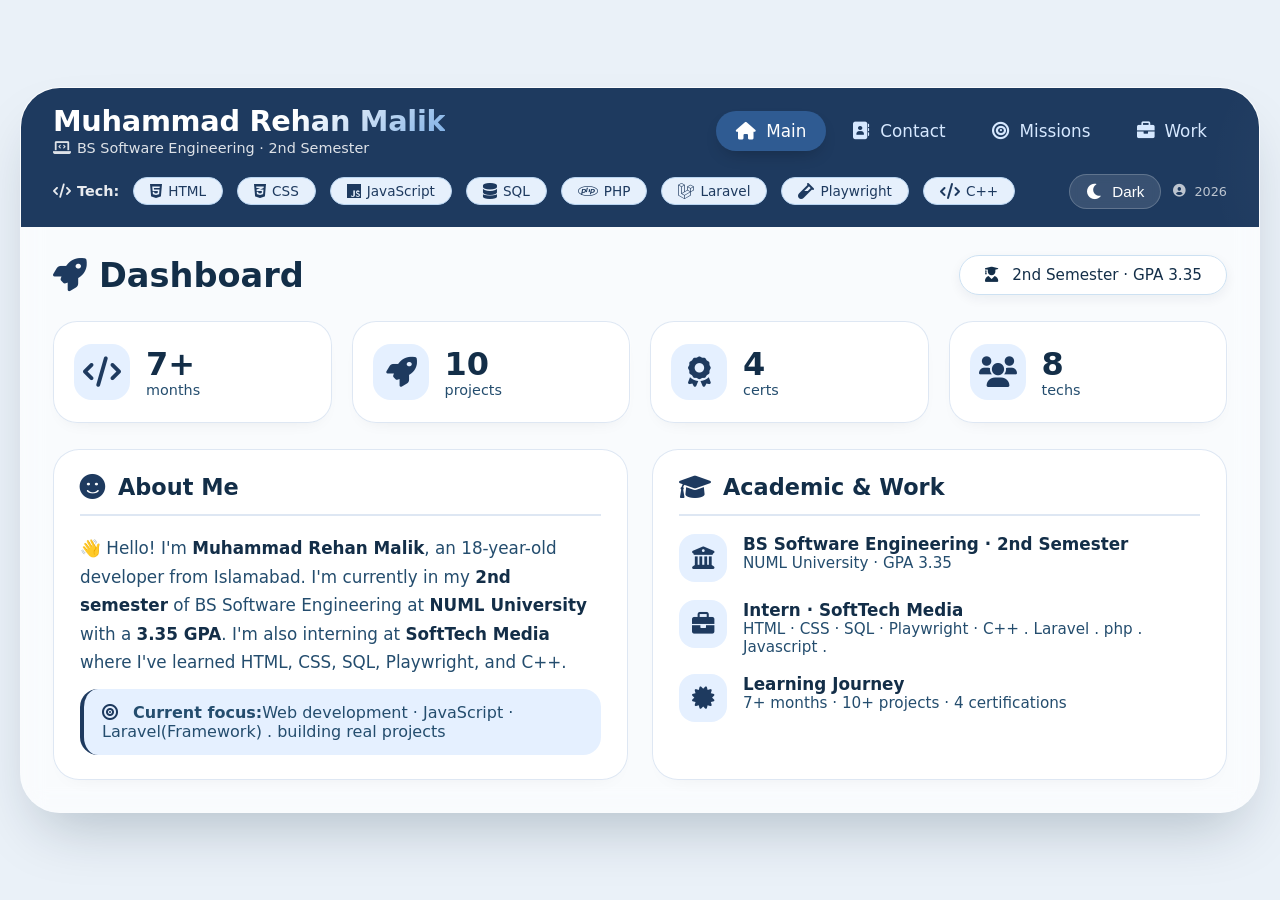
<file: main.html>
<!DOCTYPE html>
<html lang="en" data-theme="light">
<head>
    <meta charset="UTF-8" />
    <meta name="viewport" content="width=device-width, initial-scale=1.0" />
    <title>Muhammad Rehan · Dashboard</title>
    <!-- Font Awesome 6 -->
    <link rel="stylesheet" href="https://cdnjs.cloudflare.com/ajax/libs/font-awesome/6.0.0-beta3/css/all.min.css" />
    <style>
        /* ===== CSS Variables (themes) ===== */
        :root {
            --bg-body: #eaf1f8;
            --bg-dashboard: rgba(255, 255, 255, 0.72);
            --bg-topbar: #1e3a5f;
            --text-primary: #132e48;
            --text-secondary: #244d6e;
            --text-light: #ffffff;
            --card-bg: rgba(255, 255, 255, 0.85);
            --card-border: rgba(200, 215, 235, 0.6);
            --shadow: 0 30px 60px -20px rgba(0, 30, 50, 0.25);
            --badge-bg: #ffffff;
            --badge-border: #cde1f2;
            --stat-icon-bg: #e5f0ff;
            --stat-icon-color: #1e3a5f;
            --hover-bg: #2c5282;
            --nav-active: #2f5b92;
            --lang-bg: #e6f0fc;
            --lang-border: #b9d4f0;
            --lang-color: #1e3a5f;
            --highlight-bg: #e5f0ff;
            --highlight-border: #1e3a5f;
            --transition: 0.4s cubic-bezier(0.4, 0, 0.2, 1);
            --nav-text: #d6e8ff;
            --gradient-start: #ffffff;
            --gradient-end: #7fb0e6;
        }

        [data-theme="dark"] {
            --bg-body: #0a0f1a;
            --bg-dashboard: rgba(16, 26, 46, 0.92);
            --bg-topbar: #0d1a2e;
            --text-primary: #e8f0fe;
            --text-secondary: #a8c4e6;
            --text-light: #ffffff;
            --card-bg: rgba(26, 42, 68, 0.85);
            --card-border: rgba(60, 95, 145, 0.5);
            --shadow: 0 30px 60px -20px rgba(0, 0, 0, 0.8);
            --badge-bg: #1a2d44;
            --badge-border: #2a4a6a;
            --stat-icon-bg: #1a2d44;
            --stat-icon-color: #6db3f2;
            --hover-bg: #1a3a5a;
            --nav-active: #1e3a5f;
            --lang-bg: #1a2d44;
            --lang-border: #2a4a6a;
            --lang-color: #a8c4e6;
            --highlight-bg: #1a2d44;
            --highlight-border: #4a8ac4;
            --nav-text: #a8c4e6;
            --gradient-start: #6db3f2;
            --gradient-end: #4a8ac4;
        }

        /* ===== Reset & Base ===== */
        * {
            margin: 0;
            padding: 0;
            box-sizing: border-box;
        }

        body {
            font-family: 'Segoe UI', Roboto, system-ui, -apple-system, sans-serif;
            background: var(--bg-body);
            min-height: 100vh;
            display: flex;
            align-items: center;
            justify-content: center;
            padding: 20px;
            transition: background var(--transition);
        }

        /* ===== Dashboard ===== */
        .dashboard {
            width: 1400px;
            max-width: 100%;
            background: var(--bg-dashboard);
            backdrop-filter: blur(12px);
            -webkit-backdrop-filter: blur(12px);
            border-radius: 40px;
            box-shadow: var(--shadow);
            overflow: hidden;
            transition: all var(--transition);
            border: 1px solid rgba(255, 255, 255, 0.08);
        }

        /* ===== Top Bar ===== */
        .top-bar {
            background: var(--bg-topbar);
            color: var(--text-light);
            padding: 18px 32px;
            display: flex;
            flex-wrap: wrap;
            align-items: center;
            justify-content: space-between;
            gap: 18px 24px;
            transition: background var(--transition);
            position: relative;
            overflow: hidden;
        }
        .top-bar::after {
            content: '';
            position: absolute;
            top: -50%;
            right: -20%;
            width: 300px;
            height: 300px;
            background: radial-gradient(circle, rgba(255, 255, 255, 0.05) 0%, transparent 70%);
            border-radius: 50%;
            pointer-events: none;
        }

        .top-profile h2 {
            font-size: 1.8rem;
            font-weight: 700;
            letter-spacing: -0.3px;
            line-height: 1.1;
            background: linear-gradient(135deg, var(--gradient-start) 60%, var(--gradient-end));
            -webkit-background-clip: text;
            -webkit-text-fill-color: transparent;
            background-clip: text;
        }
        .top-profile .sub {
            font-size: 0.9rem;
            opacity: 0.85;
            margin-top: 2px;
            font-weight: 400;
            -webkit-text-fill-color: var(--text-light);
            color: var(--text-light);
        }

        /* Navigation */
        .nav-links {
            display: flex;
            flex-wrap: wrap;
            list-style: none;
            gap: 6px;
        }
        .nav-links a {
            color: var(--nav-text);
            text-decoration: none;
            font-size: 1.05rem;
            display: flex;
            align-items: center;
            gap: 10px;
            padding: 10px 20px;
            border-radius: 40px;
            font-weight: 500;
            transition: all 0.3s ease;
            white-space: nowrap;
            background: transparent;
            position: relative;
        }
        .nav-links a i {
            font-size: 1.1rem;
        }
        .nav-links .active a {
            background: var(--nav-active);
            color: white;
            box-shadow: 0 8px 18px -8px rgba(0, 0, 0, 0.3);
        }
        .nav-links a:not(.active):hover {
            background: var(--hover-bg);
            color: white;
            transform: translateY(-2px);
        }

        /* Tech badges */
        .lang-section {
            display: flex;
            flex-wrap: wrap;
            align-items: center;
            gap: 10px 14px;
        }
        .lang-label {
            font-weight: 600;
            font-size: 0.9rem;
            opacity: 0.9;
            display: flex;
            align-items: center;
            gap: 6px;
            color: var(--text-light);
        }
        .lang-badge {
            background: var(--lang-bg);
            border: 1px solid var(--lang-border);
            color: var(--lang-color);
            padding: 5px 16px;
            border-radius: 40px;
            font-size: 0.85rem;
            font-weight: 500;
            display: inline-flex;
            align-items: center;
            gap: 6px;
            transition: all 0.3s ease;
            white-space: nowrap;
            cursor: default;
        }
        .lang-badge i {
            font-size: 1rem;
            color: var(--lang-color);
        }
        .lang-badge:hover {
            transform: translateY(-3px) scale(1.05);
            box-shadow: 0 8px 16px -8px rgba(0, 0, 0, 0.3);
        }

        .top-footer {
            font-size: 0.8rem;
            opacity: 0.7;
            color: var(--text-light);
            display: flex;
            align-items: center;
            gap: 8px;
            margin-left: auto;
        }

        /* ===== Theme Toggle ===== */
        .theme-toggle {
            background: rgba(255, 255, 255, 0.12);
            border: 1px solid rgba(255, 255, 255, 0.2);
            color: white;
            padding: 8px 16px;
            border-radius: 40px;
            cursor: pointer;
            font-size: 0.95rem;
            display: flex;
            align-items: center;
            gap: 8px;
            transition: all 0.3s ease;
            backdrop-filter: blur(4px);
        }
        .theme-toggle:hover {
            background: rgba(255, 255, 255, 0.25);
            transform: scale(1.05);
        }
        .theme-toggle i {
            font-size: 1.1rem;
        }

        /* ===== Main Content ===== */
        .main {
            background: transparent;
            padding: 28px 32px 32px;
            display: flex;
            flex-direction: column;
            gap: 26px;
            animation: fadeInUp 0.6s ease;
        }

        @keyframes fadeInUp {
            from {
                opacity: 0;
                transform: translateY(20px);
            }
            to {
                opacity: 1;
                transform: translateY(0);
            }
        }

        .main-header {
            display: flex;
            justify-content: space-between;
            align-items: center;
            flex-wrap: wrap;
            gap: 12px;
        }
        .main-header h1 {
            font-size: 2.1rem;
            font-weight: 700;
            color: var(--text-primary);
            transition: color var(--transition);
            display: flex;
            align-items: center;
            gap: 12px;
        }
        .main-header h1 i {
            color: var(--stat-icon-color);
            animation: pulse 2s infinite;
        }
        @keyframes pulse {
            0%,
            100% {
                transform: scale(1);
            }
            50% {
                transform: scale(1.1);
            }
        }

        .badge {
            background: var(--badge-bg);
            padding: 10px 24px;
            border-radius: 40px;
            font-weight: 500;
            color: var(--text-primary);
            box-shadow: 0 4px 12px rgba(0, 30, 60, 0.06);
            border: 1px solid var(--badge-border);
            font-size: 0.95rem;
            transition: all var(--transition);
            backdrop-filter: blur(4px);
        }
        .badge i {
            margin-right: 8px;
        }

        /* Stats Grid */
        .stats-grid {
            display: grid;
            grid-template-columns: repeat(auto-fit, minmax(150px, 1fr));
            gap: 20px;
        }
        .stat-card {
            background: var(--card-bg);
            backdrop-filter: blur(8px);
            padding: 22px 20px;
            border-radius: 24px;
            box-shadow: 0 8px 18px -12px rgba(0, 0, 0, 0.1);
            border: 1px solid var(--card-border);
            display: flex;
            align-items: center;
            gap: 16px;
            transition: all 0.4s cubic-bezier(0.4, 0, 0.2, 1);
            cursor: default;
            animation: slideUp 0.6s ease backwards;
        }
        .stat-card:nth-child(1) {
            animation-delay: 0.1s;
        }
        .stat-card:nth-child(2) {
            animation-delay: 0.2s;
        }
        .stat-card:nth-child(3) {
            animation-delay: 0.3s;
        }
        .stat-card:nth-child(4) {
            animation-delay: 0.4s;
        }

        @keyframes slideUp {
            from {
                opacity: 0;
                transform: translateY(30px);
            }
            to {
                opacity: 1;
                transform: translateY(0);
            }
        }

        .stat-card:hover {
            transform: translateY(-8px) scale(1.02);
            box-shadow: 0 20px 40px -16px rgba(0, 30, 60, 0.25);
            border-color: var(--stat-icon-color);
        }

        .stat-icon {
            width: 56px;
            height: 56px;
            background: var(--stat-icon-bg);
            border-radius: 18px;
            display: flex;
            align-items: center;
            justify-content: center;
            font-size: 1.9rem;
            color: var(--stat-icon-color);
            flex-shrink: 0;
            transition: all var(--transition);
        }
        .stat-card:hover .stat-icon {
            transform: rotate(8deg) scale(1.1);
        }

        .stat-info h3 {
            font-size: 2rem;
            font-weight: 700;
            color: var(--text-primary);
            line-height: 1.1;
            transition: color var(--transition);
        }
        .stat-info p {
            color: var(--text-secondary);
            font-weight: 500;
            font-size: 0.9rem;
            transition: color var(--transition);
        }

        /* Content Cards */
        .content-cards {
            display: grid;
            grid-template-columns: repeat(auto-fit, minmax(280px, 1fr));
            gap: 24px;
        }
        .info-card {
            background: var(--card-bg);
            backdrop-filter: blur(8px);
            border-radius: 26px;
            padding: 24px 26px;
            border: 1px solid var(--card-border);
            box-shadow: 0 10px 22px -16px rgba(0, 0, 0, 0.08);
            transition: all 0.4s cubic-bezier(0.4, 0, 0.2, 1);
            animation: slideUp 0.6s ease backwards;
            animation-delay: 0.5s;
        }
        .info-card:hover {
            transform: translateY(-6px);
            box-shadow: 0 24px 48px -20px rgba(0, 30, 60, 0.2);
            border-color: var(--stat-icon-color);
        }

        .card-title {
            display: flex;
            align-items: center;
            gap: 12px;
            font-size: 1.4rem;
            font-weight: 600;
            color: var(--text-primary);
            margin-bottom: 18px;
            border-bottom: 2px solid var(--card-border);
            padding-bottom: 14px;
            transition: color var(--transition);
        }
        .card-title i {
            font-size: 1.6rem;
            color: var(--stat-icon-color);
            transition: all 0.3s ease;
        }
        .info-card:hover .card-title i {
            transform: rotate(8deg) scale(1.1);
        }

        .intro-text {
            font-size: 1.05rem;
            line-height: 1.7;
            color: var(--text-secondary);
            transition: color var(--transition);
        }
        .intro-text strong {
            color: var(--text-primary);
        }

        .qual-item {
            display: flex;
            gap: 16px;
            margin: 18px 0;
            transition: all 0.3s ease;
        }
        .qual-item:hover {
            transform: translateX(6px);
        }
        .qual-item i {
            font-size: 1.4rem;
            color: var(--stat-icon-color);
            background: var(--stat-icon-bg);
            padding: 12px;
            border-radius: 16px;
            width: 48px;
            height: 48px;
            display: flex;
            align-items: center;
            justify-content: center;
            flex-shrink: 0;
            transition: all 0.3s ease;
        }
        .qual-item:hover i {
            transform: scale(1.1) rotate(4deg);
        }
        .qual-item h4 {
            font-weight: 700;
            color: var(--text-primary);
            font-size: 1.05rem;
            transition: color var(--transition);
        }
        .qual-item p {
            color: var(--text-secondary);
            font-size: 0.95rem;
            transition: color var(--transition);
        }

        .highlight {
            background: var(--highlight-bg);
            padding: 14px 18px;
            border-radius: 18px;
            margin-top: 12px;
            border-left: 4px solid var(--highlight-border);
            transition: all var(--transition);
            color: var(--text-secondary);
        }
        .highlight i {
            color: var(--stat-icon-color);
            margin-right: 10px;
        }

        /* ===== Responsive ===== */
        @media (max-width: 1000px) {
            .top-bar {
                flex-direction: column;
                align-items: stretch;
                gap: 16px;
            }
            .top-profile {
                text-align: center;
            }
            .nav-links {
                justify-content: center;
            }
            .lang-section {
                justify-content: center;
            }
            .top-footer {
                margin-left: 0;
                justify-content: center;
            }
            .theme-toggle {
                align-self: center;
            }
        }

        @media (max-width: 600px) {
            .top-bar {
                padding: 16px 18px;
            }
            .top-profile h2 {
                font-size: 1.5rem;
            }
            .nav-links a {
                font-size: 0.85rem;
                padding: 6px 12px;
                gap: 6px;
            }
            .nav-links a i {
                font-size: 0.9rem;
            }
            .main {
                padding: 20px 16px 26px;
            }
            .main-header h1 {
                font-size: 1.7rem;
            }
            .stat-card {
                padding: 16px;
            }
            .stat-icon {
                width: 44px;
                height: 44px;
                font-size: 1.5rem;
            }
            .stat-info h3 {
                font-size: 1.6rem;
            }
            .info-card {
                padding: 18px 18px;
            }
            .card-title {
                font-size: 1.2rem;
            }
            .lang-badge {
                font-size: 0.75rem;
                padding: 4px 12px;
            }
            .badge {
                font-size: 0.8rem;
                padding: 6px 16px;
            }
            .theme-toggle {
                font-size: 0.8rem;
                padding: 6px 12px;
            }
        }

        @media (max-width: 450px) {
            .stats-grid {
                grid-template-columns: 1fr 1fr;
                gap: 12px;
            }
            .content-cards {
                grid-template-columns: 1fr;
            }
            .nav-links a {
                font-size: 0.75rem;
                padding: 4px 10px;
            }
        }
    </style>
</head>
<body>

    <div class="dashboard">

        <!-- TOP BAR -->
        <div class="top-bar">
            <div class="top-profile">
                <h2>Muhammad Rehan Malik</h2>
                <div class="sub"><i class="fas fa-laptop-code" style="margin-right:6px;"></i>BS Software Engineering · 2nd Semester</div>
            </div>

            <!-- Navigation with all pages -->
            <ul class="nav-links">
                <li class="active"><a href="main.html"><i class="fas fa-home"></i> Main</a></li>
                <li><a href="contact.html"><i class="fas fa-address-book"></i> Contact</a></li>
                <li><a href="mission.html"><i class="fas fa-bullseye"></i> Missions</a></li>
                <li><a href="work.html"><i class="fas fa-briefcase"></i> Work</a></li>
            </ul>

            <!-- Tech badges -->
            <div class="lang-section">
    <span class="lang-label"><i class="fas fa-code"></i> Tech:</span>
    <span class="lang-badge"><i class="fab fa-html5"></i> HTML</span>
    <span class="lang-badge"><i class="fab fa-css3-alt"></i> CSS</span>
    <span class="lang-badge"><i class="fab fa-js"></i> JavaScript</span>
    <span class="lang-badge"><i class="fas fa-database"></i> SQL</span>
    <span class="lang-badge"><i class="fab fa-php"></i> PHP</span>
    <span class="lang-badge"><i class="fab fa-laravel"></i> Laravel</span>
    <span class="lang-badge"><i class="fas fa-vial"></i> Playwright</span>
    <span class="lang-badge"><i class="fas fa-code"></i> C++</span>
</div>

            <!-- Theme Toggle + Footer -->
            <div style="display:flex; align-items:center; gap:12px; flex-wrap:wrap;">
                <button class="theme-toggle" id="themeToggle" aria-label="Toggle theme">
                    <i class="fas fa-moon"></i> <span id="themeLabel">Dark</span>
                </button>
                <div class="top-footer">
                    <i class="fas fa-circle-user"></i> 2026
                </div>
            </div>
        </div>

        <!-- MAIN CONTENT -->
        <div class="main">
            <div class="main-header">
                <h1><i class="fas fa-rocket"></i> Dashboard</h1>
                <span class="badge"><i class="fas fa-user-graduate"></i> 2nd Semester · GPA 3.35</span>
            </div>

            <!-- Stats -->
            <div class="stats-grid">
                <div class="stat-card">
                    <div class="stat-icon"><i class="fas fa-code"></i></div>
                    <div class="stat-info">
                        <h3>7+</h3>
                        <p>months</p>
                    </div>
                </div>
                <div class="stat-card">
                    <div class="stat-icon"><i class="fas fa-rocket"></i></div>
                    <div class="stat-info">
                        <h3>10</h3>
                        <p>projects</p>
                    </div>
                </div>
                <div class="stat-card">
                    <div class="stat-icon"><i class="fas fa-award"></i></div>
                    <div class="stat-info">
                        <h3>4</h3>
                        <p>certs</p>
                    </div>
                </div>
                <div class="stat-card">
                    <div class="stat-icon"><i class="fas fa-users"></i></div>
                    <div class="stat-info">
                        <h3>8</h3>
                        <p>techs</p>
                    </div>
                </div>
            </div>

            <!-- Content Cards -->
            <div class="content-cards">
                <div class="info-card">
                    <div class="card-title"><i class="fas fa-smile"></i> About Me</div>
                    <p class="intro-text">
                        👋 Hello! I'm <strong>Muhammad Rehan Malik</strong>, an 18-year-old developer from Islamabad.
                        I'm currently in my <strong>2nd semester</strong> of BS Software Engineering at
                        <strong>NUML University</strong> with a <strong>3.35 GPA</strong>.
                        I'm also interning at <strong>SoftTech Media</strong> where I've learned
                        HTML, CSS, SQL, Playwright, and C++.
                    </p>
                    <div class="highlight">
                        <i class="fas fa-bullseye"></i>
                        <strong>Current focus:</strong>Web development · JavaScript · Laravel(Framework) . building real projects
                    </div>
                </div>

                <div class="info-card">
                    <div class="card-title"><i class="fas fa-graduation-cap"></i> Academic &amp; Work</div>
                    <div class="qual-item">
                        <i class="fas fa-university"></i>
                        <div>
                            <h4>BS Software Engineering · 2nd Semester</h4>
                            <p>NUML University · GPA 3.35</p>
                        </div>
                    </div>
                    <div class="qual-item">
                        <i class="fas fa-briefcase"></i>
                        <div>
                            <h4>Intern · SoftTech Media</h4>
                            <p>HTML · CSS · SQL · Playwright · C++ . Laravel . php . Javascript .</p>
                        </div>
                    </div>
                    <div class="qual-item">
                        <i class="fas fa-certificate"></i>
                        <div>
                            <h4>Learning Journey</h4>
                            <p>7+ months · 10+ projects · 4 certifications</p>
                        </div>
                    </div>
                </div>
            </div>
        </div>
    </div>

    <!-- ===== JavaScript: Theme Toggle & Animations ===== -->
    <script>
        (function() {
            const themeToggle = document.getElementById('themeToggle');
            const themeLabel = document.getElementById('themeLabel');
            const html = document.documentElement;

            // Check for saved theme
            let currentTheme = localStorage.getItem('theme') || 'light';
            html.setAttribute('data-theme', currentTheme);
            updateIcon(currentTheme);

            themeToggle.addEventListener('click', function() {
                const newTheme = html.getAttribute('data-theme') === 'light' ? 'dark' : 'light';
                html.setAttribute('data-theme', newTheme);
                localStorage.setItem('theme', newTheme);
                updateIcon(newTheme);
            });

            function updateIcon(theme) {
                const icon = themeToggle.querySelector('i');
                if (theme === 'dark') {
                    icon.className = 'fas fa-sun';
                    themeLabel.textContent = 'Light';
                } else {
                    icon.className = 'fas fa-moon';
                    themeLabel.textContent = 'Dark';
                }
            }

            // Console greet
            console.log('🚀 Dashboard — Muhammad Rehan, 2nd semester');
            console.log('💡 Click the theme button to toggle dark/light mode');

            // Optional: Add a subtle animation on load
            document.querySelectorAll('.stat-card, .info-card').forEach((el, index) => {
                el.style.opacity = '0';
                el.style.animation = `slideUp 0.6s ease ${0.1 + index * 0.1}s forwards`;
            });
        })();
    </script>

</body>
</html>
</file>
